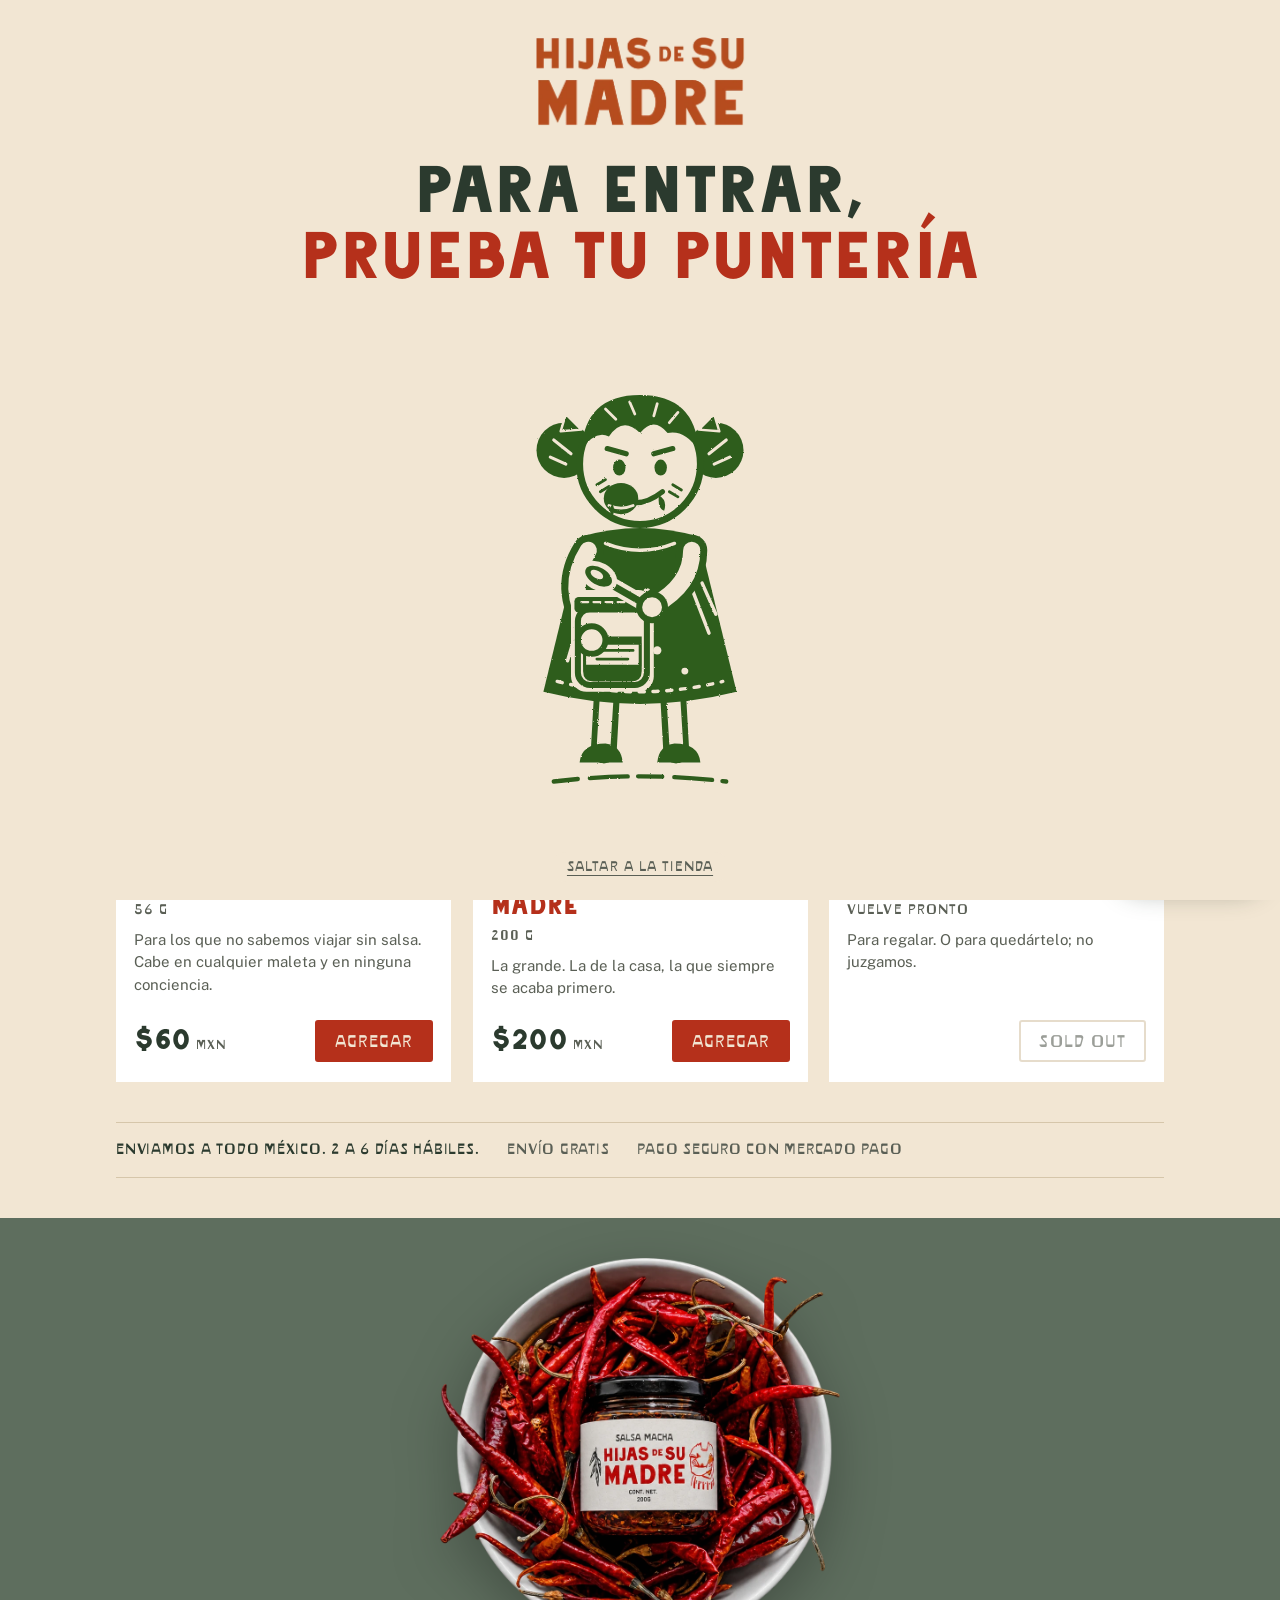
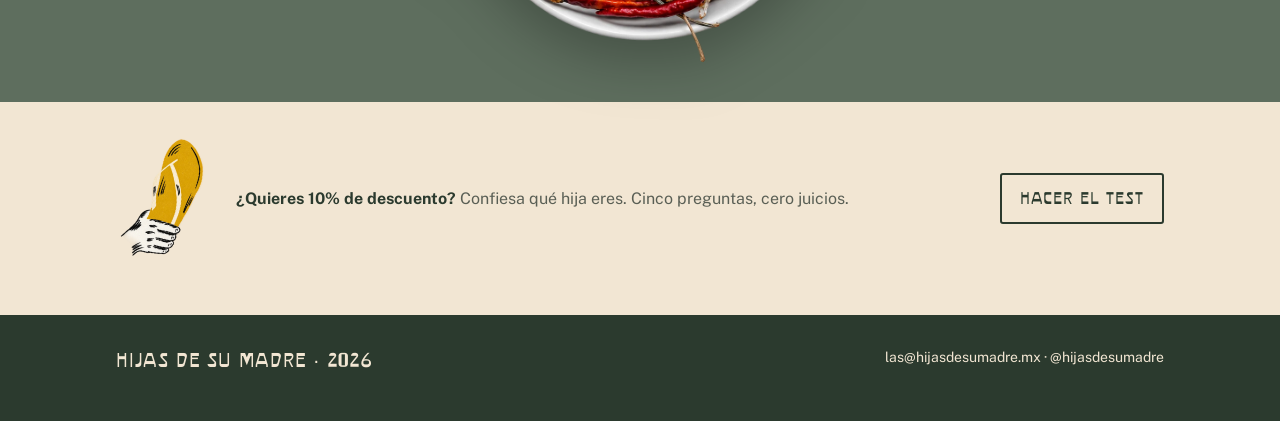
<file: index.html>
<!doctype html>
<html lang="es">
<head>
<meta charset="utf-8">
<meta name="viewport" content="width=device-width, initial-scale=1, viewport-fit=cover">
<title>Hijas de Su Madre | Salsa macha</title>
<meta name="description" content="Salsa macha artesanal hecha con 100% aceite de oliva. Pica rico, no te hace llorar. Envíos a todo México.">
<meta property="og:title" content="Hijas de Su Madre | Salsa macha">
<meta property="og:description" content="Salsa macha artesanal hecha con 100% aceite de oliva. Envíos a todo México.">
<meta property="og:image" content="https://hijasdesumadre.github.io/img/og.jpg">
<meta property="og:url" content="https://hijasdesumadre.github.io/">
<meta property="og:type" content="website">
<link rel="icon" href="favicon.png" type="image/png">
<link rel="stylesheet" href="https://fonts.googleapis.com/css2?family=Public+Sans:wght@400;600;700&family=Caveat+Brush&display=swap">
<link rel="stylesheet" href="styles.css">
<link rel="stylesheet" href="entrada.css">
<script>
  (function () {
    var visto = false; try { visto = sessionStorage.getItem("hdsm-entrada") === "1"; } catch (e) {}
    var quieto = window.matchMedia && matchMedia("(prefers-reduced-motion: reduce)").matches;
    document.documentElement.classList.add(visto || quieto ? "sin-entrada" : "con-entrada");
  })();
</script>
<script src="config.js"></script>

</head>
<body data-page="tienda">
<div class="entrada" id="entrada" role="dialog" aria-label="Entrada a la tienda">
    <div class="entrada-cabeza">
      <img class="entrada-logo" src="img/logo-texto.webp" alt="Hijas de Su Madre" width="425" height="183">
      <h1 class="entrada-titulo">Para entrar, <span>prueba tu puntería</span></h1>
    </div>
  <div class="nina" aria-hidden="true"></div>
  <div class="mama" aria-hidden="true"></div>
  <button class="entrada-saltar" type="button">Saltar a la tienda</button>
</div>
<header class="site-header" id="site-header"></header>

<main>
  <section class="wrap intro">
    <h1>Todos conocemos a una madre con hijas traviesas, canijas y mustias</h1>
    <a class="sub" href="que-hija-eres.html">¿Qué hija eres tú?</a>
    <p id="lema"></p>
  </section>

  <section class="wrap grid" id="productos" aria-label="Productos"></section>

  <div class="wrap"><div class="strip" id="strip"></div></div>

  <section class="banda" aria-hidden="true">
    <div class="wrap"><img src="img/bowl.webp" alt="" width="899" height="931"></div>
  </section>

  <section class="wrap hook">
    <img class="mano" src="img/mano-chancla.webp" alt="" width="387" height="411">
    <p><b>¿Quieres <span id="hook-pct">10%</span> de descuento?</b> Confiesa qué hija eres. Cinco preguntas, cero juicios.</p>
    <a class="btn ghost" href="que-hija-eres.html">Hacer el test</a>
  </section>
</main>

<footer class="site-footer" id="site-footer"></footer>

<script src="site.js"></script>
<script src="entrada.js"></script>
<script src="carrito.js"></script>
</body>
</html>
</file>
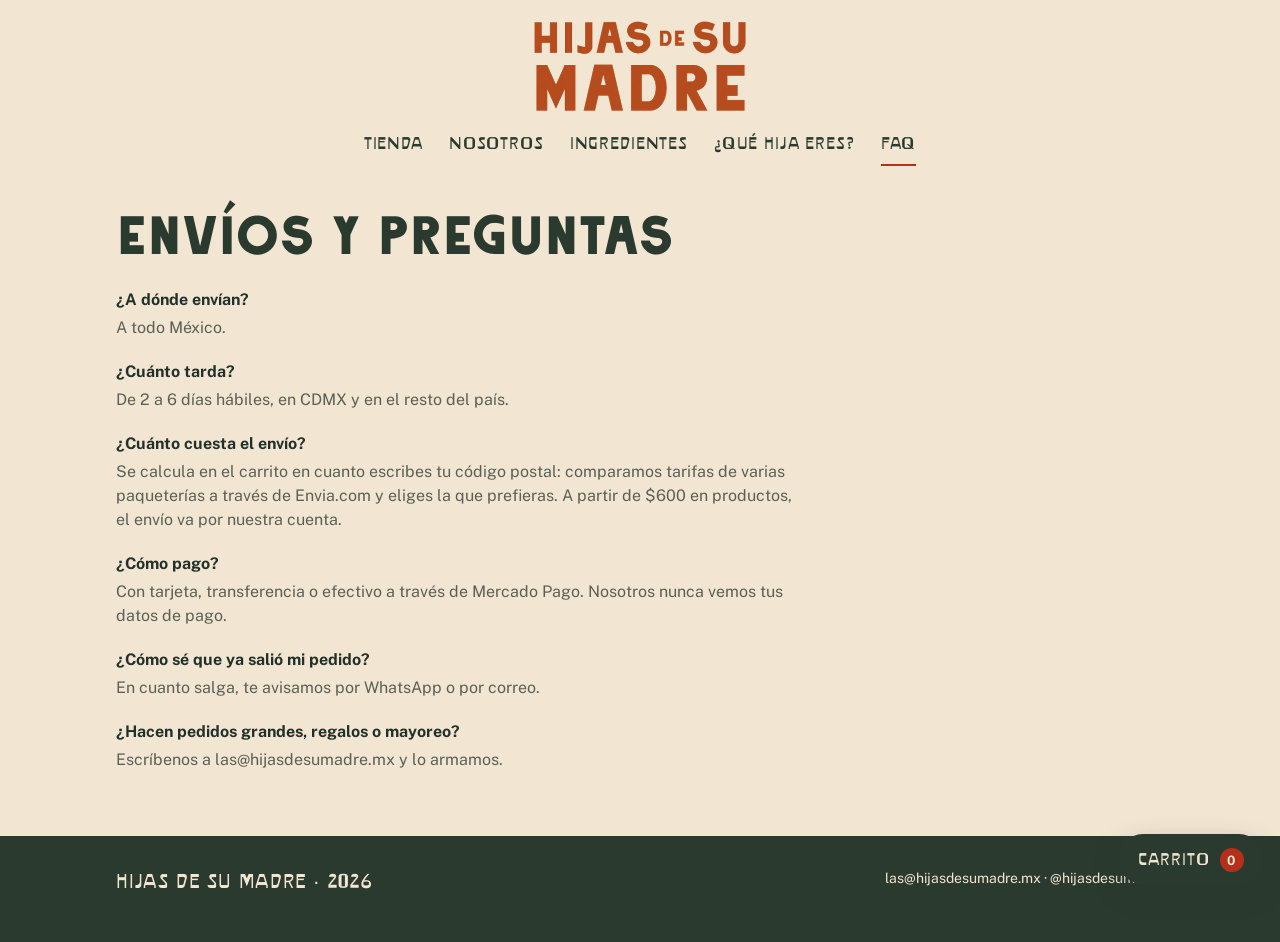
<file: envios.html>
<!doctype html>
<html lang="es">
<head>
<meta charset="utf-8">
<meta name="viewport" content="width=device-width, initial-scale=1, viewport-fit=cover">
<title>FAQ | Hijas de Su Madre</title>
<link rel="stylesheet" href="https://fonts.googleapis.com/css2?family=Public+Sans:wght@400;600;700&family=Caveat+Brush&display=swap">
<link rel="icon" href="favicon.png" type="image/png">
<link rel="stylesheet" href="styles.css">
<script src="config.js"></script>
</head>
<body data-page="envios">
<header class="site-header" id="site-header"></header>
<main class="wrap page">
  <div class="text">
  <h1>Envíos y preguntas</h1>
  <dl class="faq">
    <dt>¿A dónde envían?</dt>
    <dd>A todo México.</dd>
    <dt>¿Cuánto tarda?</dt>
    <dd>De 2 a 6 días hábiles, en CDMX y en el resto del país.</dd>
    <dt>¿Cuánto cuesta el envío?</dt>
    <dd>Se calcula en el carrito en cuanto escribes tu código postal: comparamos tarifas de varias paqueterías a través de Envia.com y eliges la que prefieras. A partir de $600 en productos, el envío va por nuestra cuenta.</dd>
    <dt>¿Cómo pago?</dt>
    <dd>Con tarjeta, transferencia o efectivo a través de Mercado Pago. Nosotros nunca vemos tus datos de pago.</dd>
    <dt>¿Cómo sé que ya salió mi pedido?</dt>
    <dd>En cuanto salga, te avisamos por WhatsApp o por correo.</dd>
    <dt>¿Hacen pedidos grandes, regalos o mayoreo?</dt>
    <dd>Escríbenos a las@hijasdesumadre.mx y lo armamos.</dd>
  </dl>
  </div>
</main>
<footer class="site-footer" id="site-footer"></footer>
<script src="site.js"></script>
<script src="carrito.js"></script>
</body>
</html>
</file>
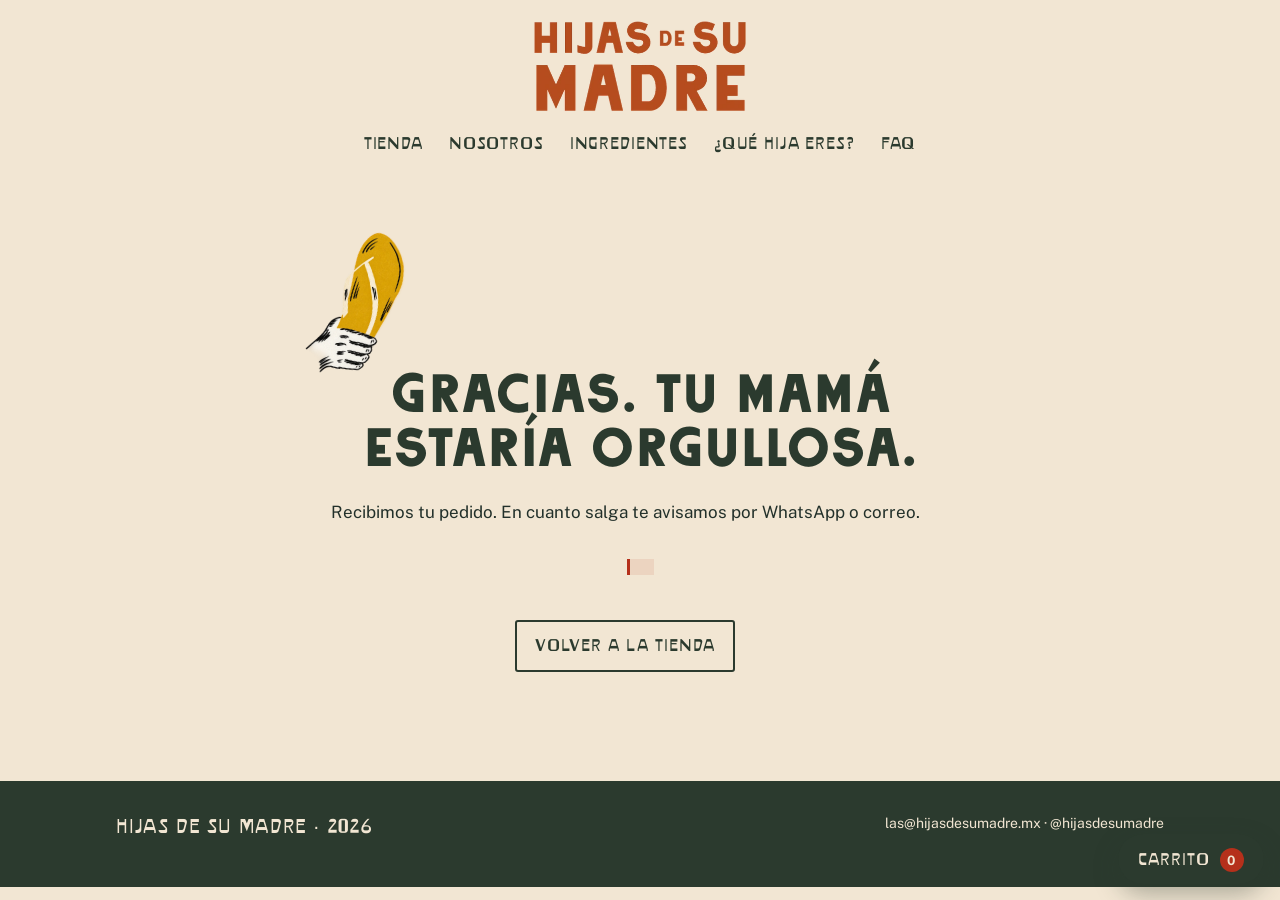
<file: gracias.html>
<!doctype html>
<html lang="es">
<head>
<meta charset="utf-8">
<meta name="viewport" content="width=device-width, initial-scale=1, viewport-fit=cover">
<title>Gracias | Hijas de Su Madre</title>
<link rel="stylesheet" href="https://fonts.googleapis.com/css2?family=Public+Sans:wght@400;600;700&family=Caveat+Brush&display=swap">
<link rel="icon" href="favicon.png" type="image/png">
<link rel="stylesheet" href="styles.css">
<script src="config.js"></script>
</head>
<body data-page="gracias">
<header class="site-header" id="site-header"></header>
<main class="wrap page">
  <div class="text estado" id="estado">
    <img class="mano" src="img/mano-chancla.webp" alt="" width="387" height="411" style="width:110px;height:auto;transform:rotate(-8deg)">
    <h1 id="g-titulo">Gracias. Tu mamá estaría orgullosa.</h1>
    <p id="g-texto">Recibimos tu pedido. En cuanto salga te avisamos por WhatsApp o correo.</p>
    <p class="todo" id="g-ref" hidden></p>
    <p><a class="btn ghost" href="index.html">Volver a la tienda</a></p>
  </div>
</main>
<script>
(function () {
  var q = new URLSearchParams(location.search);
  var st = q.get("status") || q.get("collection_status") || "";
  var ref = q.get("external_reference") || "";
  var pid = q.get("payment_id") || q.get("collection_id") || "";
  var t = document.getElementById("g-titulo"), x = document.getElementById("g-texto"), r = document.getElementById("g-ref");
  if (st === "pending" || st === "in_process") {
    t.textContent = "Tu pago está en proceso.";
    x.textContent = "Si pagaste en OXXO o por transferencia, en cuanto se acredite empezamos a preparar tu pedido. Mercado Pago te avisa por correo.";
  }
  if (ref || pid) { r.textContent = "Pedido " + (ref || "") + (pid ? " · Pago " + pid : "") + ". Guarda este número por cualquier cosa."; r.hidden = false; }
  if (st === "approved" || st === "pending" || st === "in_process") { try { if (window.HDSMCart) window.HDSMCart.clear(); } catch (e) {} }
})();
</script>
<footer class="site-footer" id="site-footer"></footer>
<script src="site.js"></script>
<script src="carrito.js"></script>
</body>
</html>
</file>
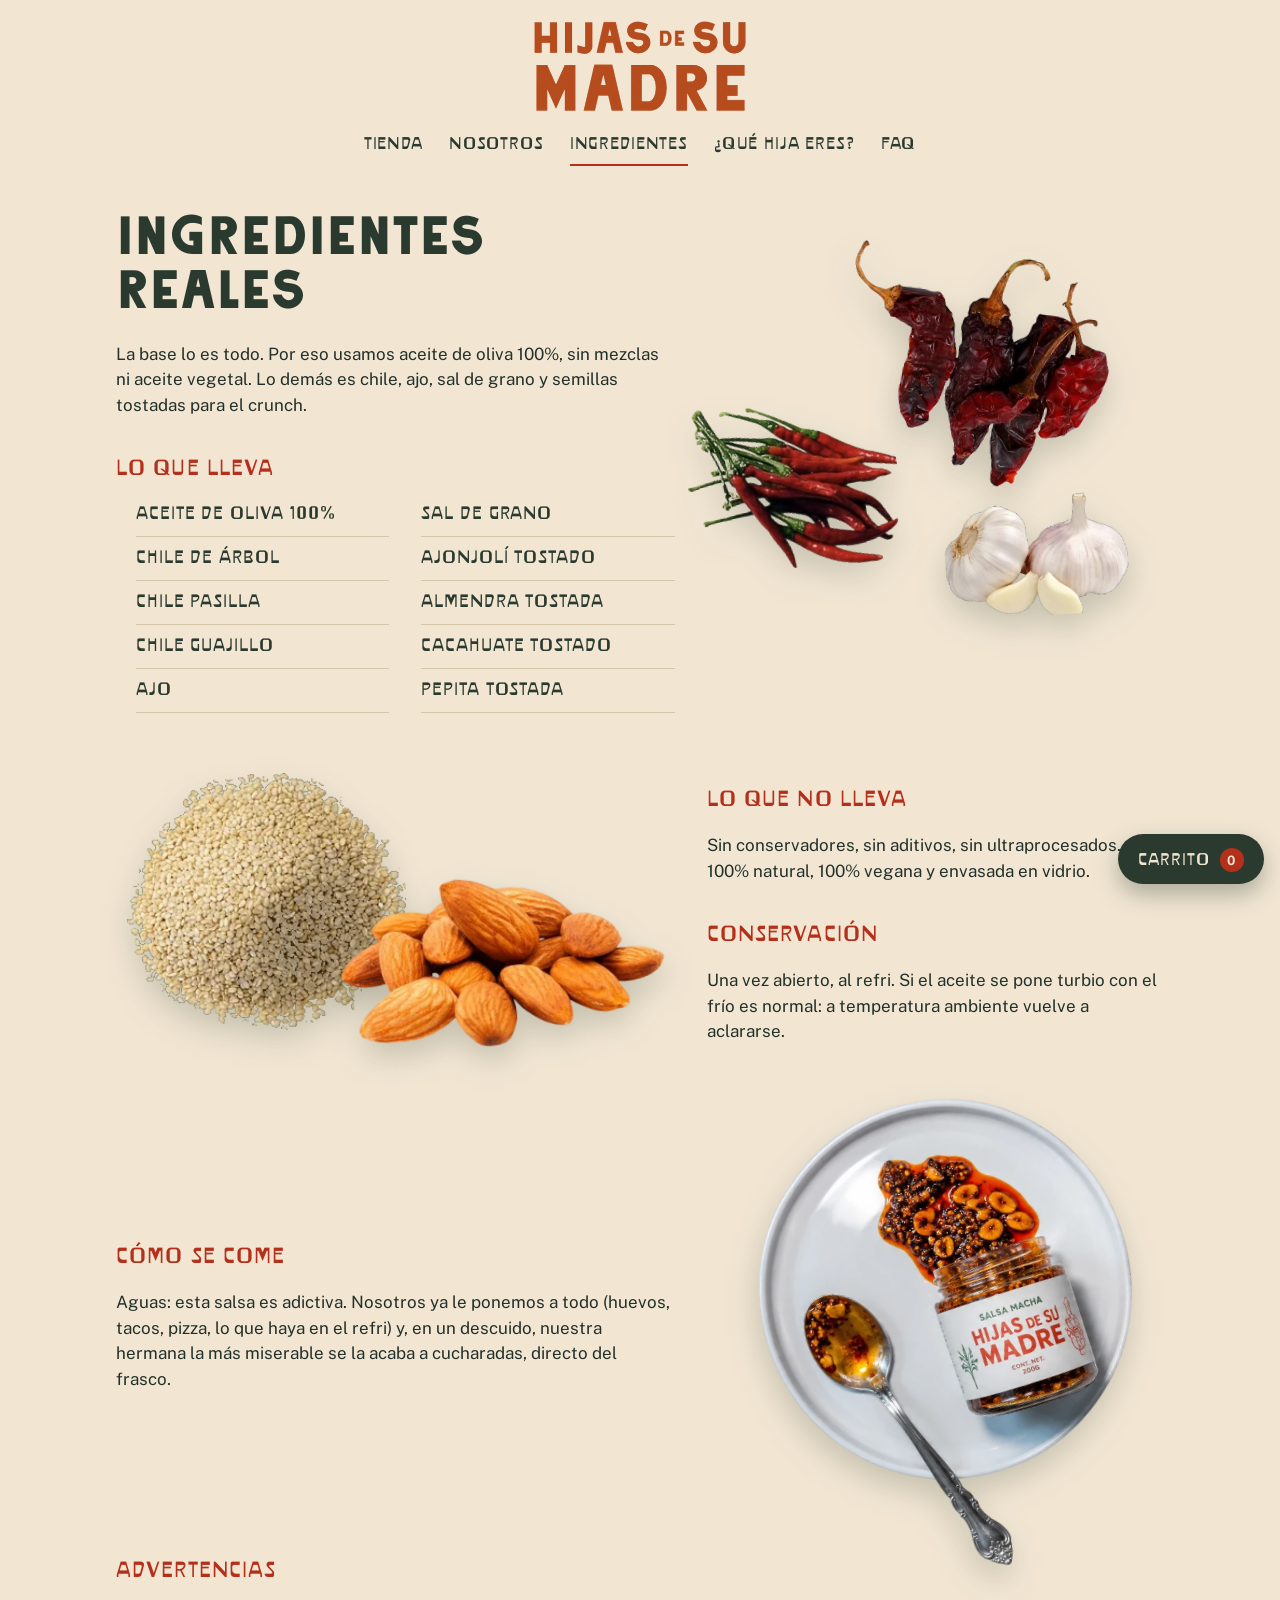
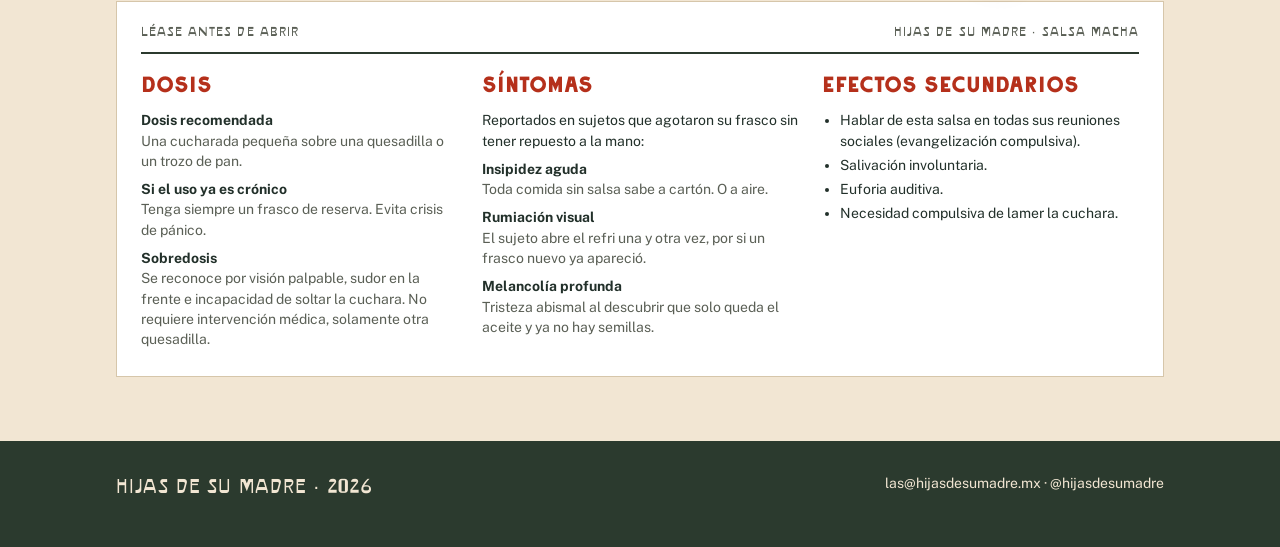
<file: ingredientes.html>
<!doctype html>
<html lang="es">
<head>
<meta charset="utf-8">
<meta name="viewport" content="width=device-width, initial-scale=1, viewport-fit=cover">
<title>Ingredientes | Hijas de Su Madre</title>
<link rel="stylesheet" href="https://fonts.googleapis.com/css2?family=Public+Sans:wght@400;600;700&family=Caveat+Brush&display=swap">
<link rel="icon" href="favicon.png" type="image/png">
<link rel="stylesheet" href="styles.css">
<script src="config.js"></script>
</head>
<body data-page="ingredientes">
<header class="site-header" id="site-header"></header>
<main class="wrap page ing">
  <div class="dos ing-sec">
    <div class="text">
      <h1>Ingredientes reales</h1>
      <p>La base lo es todo. Por eso usamos aceite de oliva 100%, sin mezclas ni aceite vegetal. Lo demás es chile, ajo, sal de grano y semillas tostadas para el crunch.</p>
      <h2>Lo que lleva</h2>
      <ul class="ingredientes-lista">
        <li>Aceite de oliva 100%</li>
        <li>Chile de árbol</li>
        <li>Chile pasilla</li>
        <li>Chile guajillo</li>
        <li>Ajo</li>
        <li>Sal de grano</li>
        <li>Ajonjolí tostado</li>
        <li>Almendra tostada</li>
        <li>Cacahuate tostado</li>
        <li>Pepita tostada</li>
      </ul>
    </div>
    <div class="cluster c-a" aria-hidden="true">
      <img class="f1" src="img/ing/chiles-secos.webp" alt="">
      <img class="f2" src="img/ing/chiles-frescos.webp" alt="">
      <img class="f3" src="img/ing/ajo.webp" alt="">
    </div>
  </div>

  <div class="dos ing-sec rev">
    <div class="cluster c-b" aria-hidden="true">
      <img class="f1" src="img/ing/ajonjoli.webp" alt="">
      <img class="f2" src="img/ing/almendras.webp" alt="">
    </div>
    <div class="text">
      <h2>Lo que no lleva</h2>
      <p>Sin conservadores, sin aditivos, sin ultraprocesados. 100% natural, 100% vegana y envasada en vidrio.</p>
      <h2>Conservación</h2>
      <p>Una vez abierto, al refri. Si el aceite se pone turbio con el frío es normal: a temperatura ambiente vuelve a aclararse.</p>
    </div>
  </div>

  <div class="dos ing-sec">
    <div class="text">
      <h2>Cómo se come</h2>
      <p>Aguas: esta salsa es adictiva. Nosotros ya le ponemos a todo (huevos, tacos, pizza, lo que haya en el refri) y, en un descuido, nuestra hermana la más miserable se la acaba a cucharadas, directo del frasco.</p>
    </div>
    <div class="cluster c-c" aria-hidden="true">
      <img class="f1" src="img/ing/plato.webp" alt="">
    </div>
  </div>

  <h2 class="adv-title">Advertencias</h2>
  <div id="advertencias"></div>
</main>
<footer class="site-footer" id="site-footer"></footer>
<script src="site.js"></script>
<script src="carrito.js"></script>
</body>
</html>
</file>
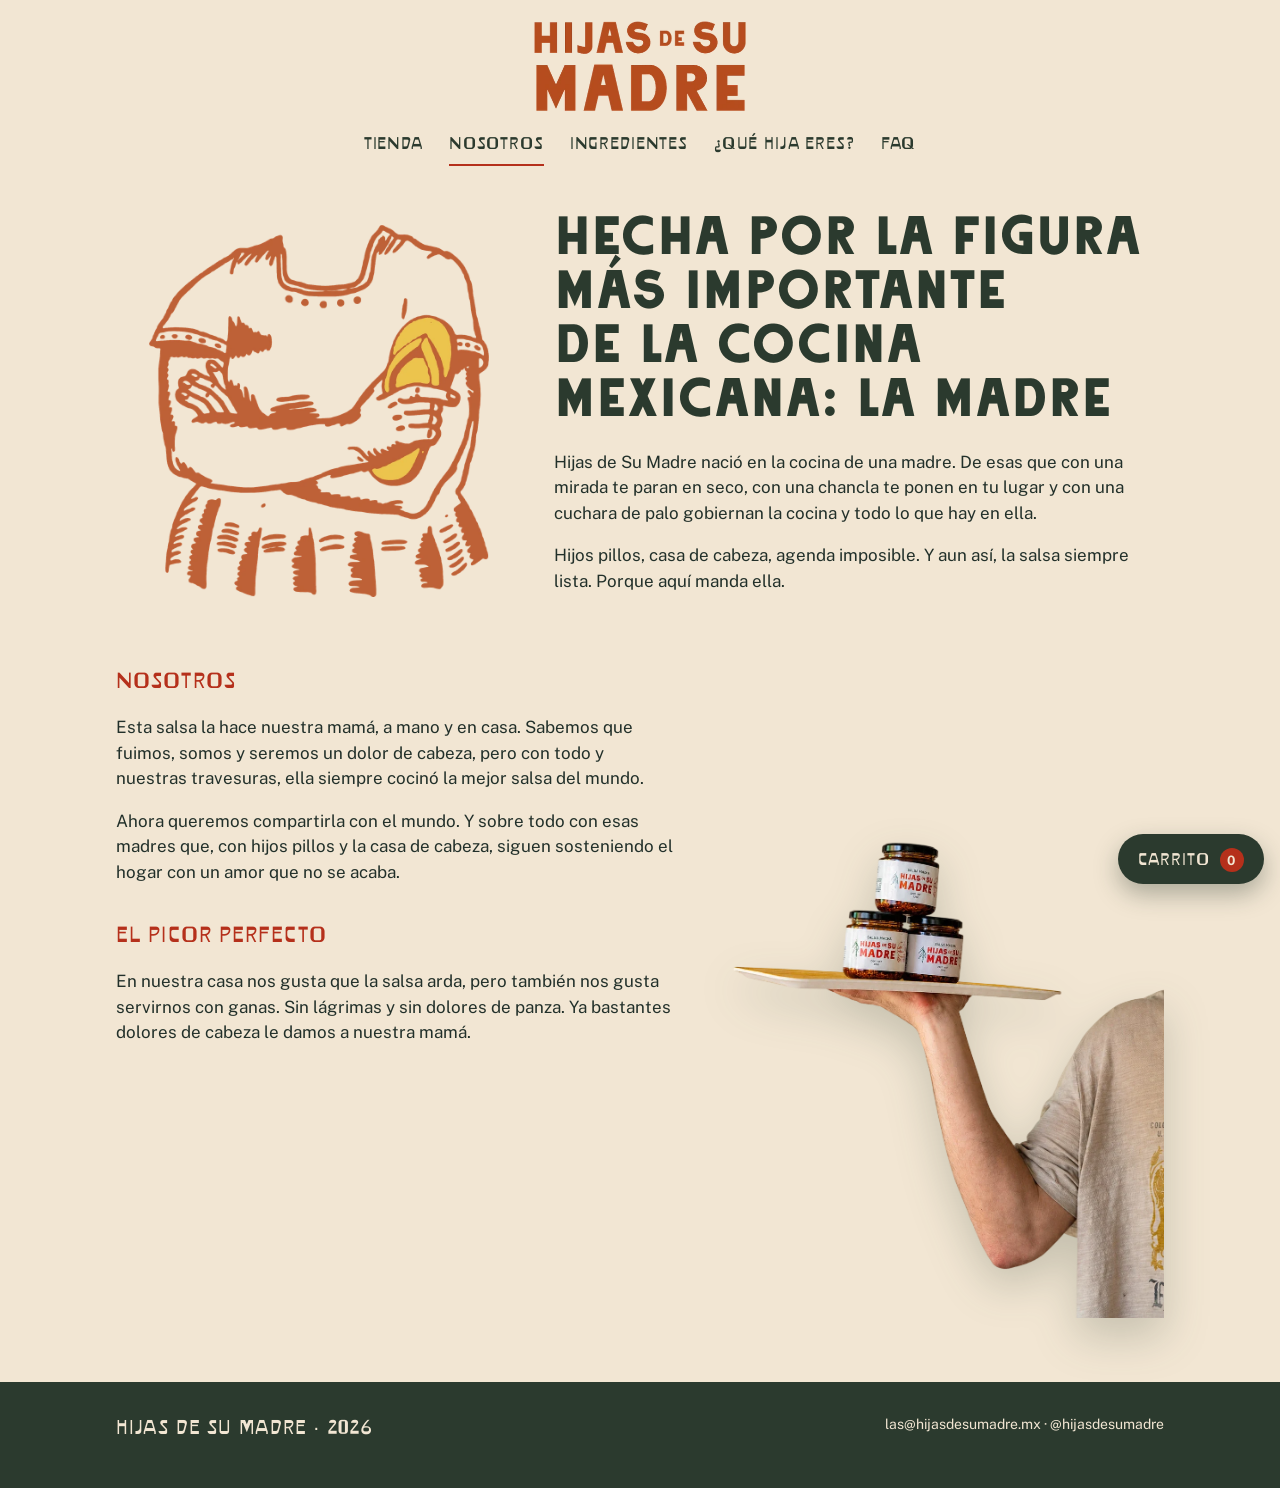
<file: nosotras.html>
<!doctype html>
<html lang="es">
<head>
<meta charset="utf-8">
<meta name="viewport" content="width=device-width, initial-scale=1, viewport-fit=cover">
<title>Nosotros | Hijas de Su Madre</title>
<link rel="stylesheet" href="https://fonts.googleapis.com/css2?family=Public+Sans:wght@400;600;700&family=Caveat+Brush&display=swap">
<link rel="icon" href="favicon.png" type="image/png">
<link rel="stylesheet" href="styles.css">
<script src="config.js"></script>
</head>
<body data-page="nosotras">
<header class="site-header" id="site-header"></header>
<main class="wrap page">
  <div class="nosotros-hero">
    <img src="img/ilus-chancla.webp" alt="Ilustración de una madre de brazos cruzados con una chancla en la mano" width="397" height="435">
    <div class="text">
      <h1>Hecha por la figura más importante de la cocina mexicana: la madre</h1>
      <p>Hijas de Su Madre nació en la cocina de una madre. De esas que con una mirada te paran en seco, con una chancla te ponen en tu lugar y con una cuchara de palo gobiernan la cocina y todo lo que hay en ella.</p>
      <p>Hijos pillos, casa de cabeza, agenda imposible. Y aun así, la salsa siempre lista. Porque aquí manda ella.</p>
    </div>
  </div>
  <div class="dos">
    <div class="text">
      <h2>Nosotros</h2>
      <p>Esta salsa la hace nuestra mamá, a mano y en casa. Sabemos que fuimos, somos y seremos un dolor de cabeza, pero con todo y nuestras travesuras, ella siempre cocinó la mejor salsa del mundo.</p>
      <p>Ahora queremos compartirla con el mundo. Y sobre todo con esas madres que, con hijos pillos y la casa de cabeza, siguen sosteniendo el hogar con un amor que no se acaba.</p>
      <h2>El picor perfecto</h2>
      <p>En nuestra casa nos gusta que la salsa arda, pero también nos gusta servirnos con ganas. Sin lágrimas y sin dolores de panza. Ya bastantes dolores de cabeza le damos a nuestra mamá.</p>
    </div>
    <div style="display:grid">
      <img class="charola" src="img/charola.webp" alt="Tres frascos de Hijas de Su Madre en una charola" width="1023" height="1537">
    </div>
  </div>
</main>
<footer class="site-footer" id="site-footer"></footer>
<script src="site.js"></script>
<script src="carrito.js"></script>
</body>
</html>
</file>
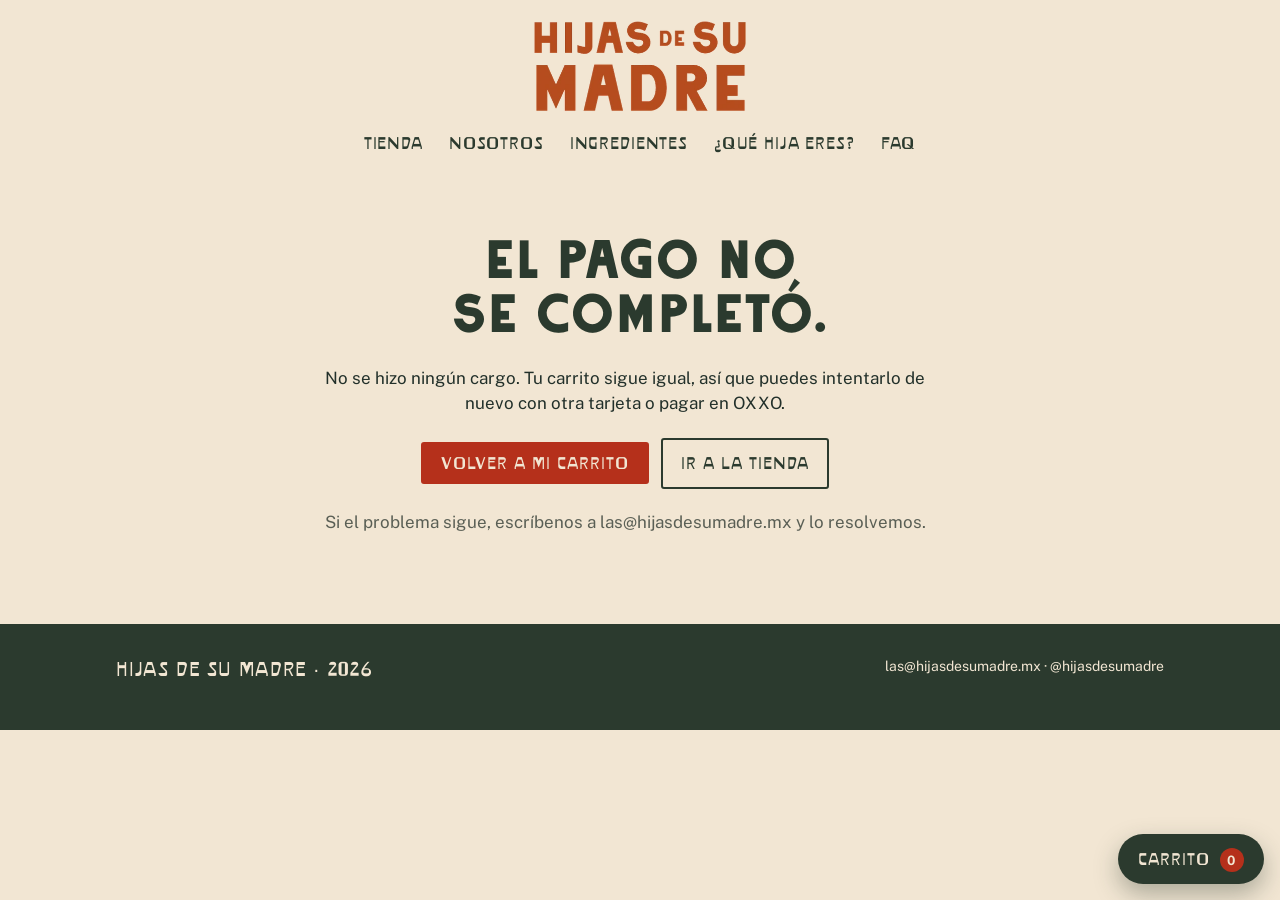
<file: pago-fallido.html>
<!doctype html>
<html lang="es">
<head>
<meta charset="utf-8">
<meta name="viewport" content="width=device-width, initial-scale=1, viewport-fit=cover">
<title>Pago no completado | Hijas de Su Madre</title>
<link rel="stylesheet" href="https://fonts.googleapis.com/css2?family=Public+Sans:wght@400;600;700&family=Caveat+Brush&display=swap">
<link rel="icon" href="favicon.png" type="image/png">
<link rel="stylesheet" href="styles.css">
<script src="config.js"></script>
</head>
<body data-page="fallido">
<header class="site-header" id="site-header"></header>
<main class="wrap page">
  <div class="text estado">
    <h1>El pago no se completó.</h1>
    <p>No se hizo ningún cargo. Tu carrito sigue igual, así que puedes intentarlo de nuevo con otra tarjeta o pagar en OXXO.</p>
    <p><button class="btn" type="button" onclick="HDSMCart.open()">Volver a mi carrito</button> <a class="btn ghost" href="index.html">Ir a la tienda</a></p>
    <p class="cart-fine">Si el problema sigue, escríbenos a las@hijasdesumadre.mx y lo resolvemos.</p>
  </div>
</main>
<footer class="site-footer" id="site-footer"></footer>
<script src="site.js"></script>
<script src="carrito.js"></script>
</body>
</html>
</file>
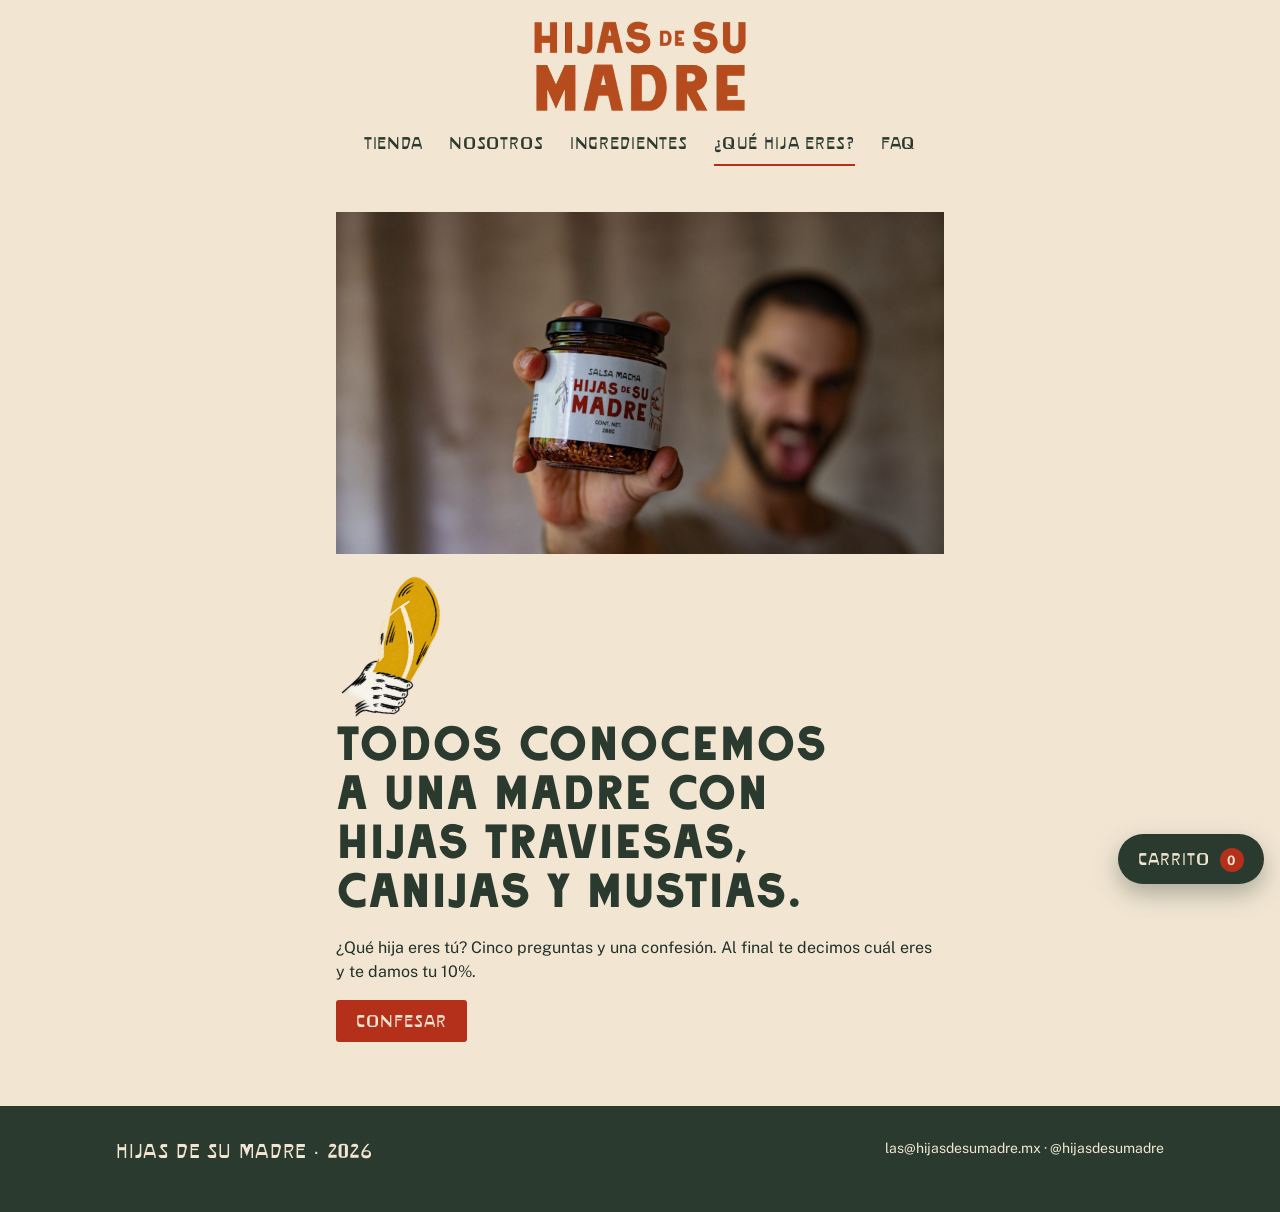
<file: que-hija-eres.html>
<!doctype html>
<html lang="es">
<head>
<meta charset="utf-8">
<meta name="viewport" content="width=device-width, initial-scale=1, viewport-fit=cover">
<title>¿Qué hija eres? | Hijas de Su Madre</title>
<link rel="stylesheet" href="https://fonts.googleapis.com/css2?family=Public+Sans:wght@400;600;700&family=Caveat+Brush&display=swap">
<link rel="icon" href="favicon.png" type="image/png">
<link rel="stylesheet" href="styles.css">
<script src="config.js"></script>
</head>
<body data-page="test">
<header class="site-header" id="site-header"></header>
<main class="wrap quiz-wrap">
  <div id="quiz-intro">
    <img class="intro-img" src="img/hombre.jpg" alt="Una de las hijas enseñando el frasco a la cámara" width="1600" height="1075">
    <img class="mano" src="img/mano-chancla.webp" alt="" width="387" height="411">
    <h1>Todos conocemos a una madre con hijas traviesas, canijas y mustias.</h1>
    <p>¿Qué hija eres tú? Cinco preguntas y una confesión. Al final te decimos cuál eres y te damos tu 10%.</p>
    <button class="btn" type="button" id="start">Confesar</button>
  </div>
  <div id="quiz" class="quiz" hidden></div>
</main>
<footer class="site-footer" id="site-footer"></footer>
<script src="site.js"></script>
<script src="carrito.js"></script>
</body>
</html>
</file>
<file: styles.css>
/* Layout: cartel sobre crema. Entrada centrada en Kaxes, banda verde con el tazón
   de chiles, tienda en tres tarjetas blancas. Identidad fija (un solo tema): la
   tienda se ve igual para todo el mundo, como el empaque. */
@font-face { font-family: "Kaxes"; src: url("fonts/Kaxes.woff") format("woff"); font-weight: 400; font-display: swap; }
@font-face { font-family: "Mesaca"; src: url("fonts/Mesaca.woff") format("woff"); font-weight: 400; font-display: swap; }

:root {
  --crema: #F2E6D3;
  --crema-2: #E8DAC3;
  --linea: #D6C6AA;
  --blanco: #FFFFFF;
  --verde: #5E6E5E;
  --verde-oscuro: #2B3A2E;
  --tinta: #22302A;
  --gris: #5A5F55;
  --rojo: #B5301B;
  --rojo-2: #9E2914;
  --display: "Kaxes", "Arial Black", Impact, sans-serif;
  --label: "Mesaca", "Arial Narrow", sans-serif;
  --body: "Public Sans", system-ui, -apple-system, "Segoe UI", sans-serif;
  --marker: "Caveat Brush", "Comic Sans MS", cursive;   /* provisional: cambiar por la tipografía de marcador de la marca */
  color-scheme: light;
}

* { box-sizing: border-box; }
body {
  margin: 0;
  background: var(--crema);
  color: var(--tinta);
  font-family: var(--body);
  font-size: 16px;
  line-height: 1.5;
  -webkit-font-smoothing: antialiased;
}
body::before { content: ""; position: fixed; inset: 0 0 auto; height: env(safe-area-inset-top, 0px); z-index: 10; background: var(--crema); }
img { max-width: 100%; display: block; }
a { color: inherit; }
:focus-visible { outline: 3px solid var(--rojo); outline-offset: 2px; }

.wrap {
  max-width: 1080px;
  margin: 0 auto;
  padding-left: max(16px, env(safe-area-inset-left, 0px));
  padding-right: max(16px, env(safe-area-inset-right, 0px));
}

/* Las dos tipografías de marca no tienen minúsculas: todo lo que las use va en mayúsculas */
.display, .label { text-transform: uppercase; }

/* ---------- Header ---------- */
.site-header {
  position: sticky;
  top: env(safe-area-inset-top, 0px);
  z-index: 5;
  background: var(--crema);
}
.site-header .wrap {
  position: relative;
  display: flex;
  flex-direction: column;
  align-items: center;
  gap: 14px;
  padding-block: 20px 10px;
}
.logo {
  display: flex;
  flex-direction: column;
  align-items: center;
  gap: 2px;
  text-decoration: none;
  color: var(--rojo);
}
.logo .logo-img { height: 92px; width: auto; }
.logo .logo-txt {
  font-family: var(--label);
  font-size: 20px;
  letter-spacing: 0.06em;
  text-transform: uppercase;
  line-height: 1;
  white-space: nowrap;
}
.nav { display: flex; gap: 26px; flex-wrap: wrap; justify-content: center; }
.nav a {
  font-family: var(--label);
  text-decoration: none;
  font-size: 17px;
  letter-spacing: 0.05em;
  text-transform: uppercase;
  color: var(--verde-oscuro);
  padding: 6px 0;
  border-bottom: 2px solid transparent;
}
.nav a:hover, .nav a[aria-current="page"] { border-bottom-color: var(--rojo); }
.nav-toggle {
  position: absolute;
  right: max(16px, env(safe-area-inset-right, 0px));
  top: 22px;
  display: none;
  background: none;
  border: 2px solid var(--verde-oscuro);
  color: var(--verde-oscuro);
  font-family: var(--label);
  font-size: 15px;
  text-transform: uppercase;
  letter-spacing: 0.06em;
  padding: 7px 12px 5px;
  border-radius: 3px;
  cursor: pointer;
}
@media (max-width: 760px) {
  .site-header .wrap { gap: 0; }
  .logo .logo-img { height: 54px; }
  .logo .logo-txt { font-size: 17px; }
  .nav-toggle { display: inline-block; }
  .nav {
    display: none;
    position: absolute;
    left: 0; right: 0;
    top: 100%;
    background: var(--crema);
    border-top: 1px solid var(--linea);
    border-bottom: 1px solid var(--linea);
    flex-direction: column;
    gap: 0;
    padding: 6px max(16px, env(safe-area-inset-left, 0px)) 14px;
  }
  .nav.open { display: flex; }
  .nav a { padding: 12px 0; border-bottom: 1px solid var(--linea); font-size: 19px; }
  .nav a:last-child { border-bottom: none; }
}

/* ---------- Entrada ---------- */
.intro {
  text-align: center;
  padding-block: 26px 8px;
  display: flex;
  flex-direction: column;
  align-items: center;
  gap: 10px;
}
.intro h1 {
  font-family: var(--display);
  font-weight: 400;
  font-size: clamp(30px, 5.6vw, 60px);
  line-height: 1.02;
  letter-spacing: 0.01em;
  text-transform: uppercase;
  color: var(--verde-oscuro);
  margin: 0;
  text-wrap: balance;
  max-width: 24ch;
}
.intro .sub {
  margin: 0;
  font-family: var(--marker);
  font-size: clamp(28px, 3.8vw, 38px);
  color: var(--rojo);
  text-decoration: none;
  line-height: 1.1;
  transform: rotate(-2deg);
}
.intro .sub:hover { color: var(--rojo); }
.intro p { margin: 0; color: var(--gris); font-size: 16px; }

.banda {
  background: var(--verde);
  padding-block: 40px;
  margin-top: 40px;
}
.banda .wrap { display: flex; justify-content: center; }
.banda img {
  width: min(60vw, 400px);
  height: auto;
  filter: drop-shadow(0 18px 28px rgba(0,0,0,0.28));
}

/* ---------- Tienda ---------- */
.grid {
  display: grid;
  grid-template-columns: repeat(3, minmax(0, 1fr));
  gap: 22px;
  padding-block: 36px 40px;
}
@media (max-width: 860px) { .grid { grid-template-columns: repeat(2, minmax(0, 1fr)); } }
@media (max-width: 560px) { .grid { grid-template-columns: 1fr; } }

.product {
  background: var(--crema-2);
  display: flex;
  flex-direction: column;
  min-width: 0;
  container-type: inline-size;
}
.product-media {
  aspect-ratio: 1 / 1;
  max-width: 100%;
  display: flex;
  align-items: flex-end;
  justify-content: center;
  overflow: hidden;
  padding: 12cqw 14px 10cqw;
}
.product-media img {
  width: auto;
  height: calc(76cqw * var(--escala, 1));
  max-width: 88%;
  object-fit: contain;
  filter: drop-shadow(0 14px 16px rgba(43, 58, 46, 0.22));
}
.product-media .ph {
  font-family: var(--display);
  font-size: 40px;
  text-transform: uppercase;
  color: var(--linea);
  align-self: center;
  text-align: center;
  line-height: 1;
}
.product-body {
  padding: 18px 18px 20px;
  display: flex;
  flex-direction: column;
  gap: 6px;
  flex: 1;
  background: var(--blanco);
}
.product h2 {
  font-family: var(--display);
  font-weight: 400;
  font-size: 26px;
  line-height: 1;
  text-transform: uppercase;
  color: var(--rojo);
  margin: 0;
}
.product .size {
  font-family: var(--label);
  font-size: 14px;
  color: var(--gris);
  text-transform: uppercase;
  letter-spacing: 0.08em;
}
.product .desc { margin: 2px 0 0; color: var(--gris); font-size: 15px; }
.product .row {
  margin-top: auto;
  padding-top: 14px;
  display: flex;
  align-items: center;
  justify-content: space-between;
  gap: 12px;
}
.price {
  font-family: var(--display);
  font-size: 28px;
  line-height: 1;
  color: var(--verde-oscuro);
  font-variant-numeric: tabular-nums;
}
.price small { font-family: var(--label); font-size: 13px; color: var(--gris); margin-left: 5px; letter-spacing: 0.06em; }

.btn {
  display: inline-flex;
  align-items: center;
  justify-content: center;
  gap: 8px;
  background: var(--rojo);
  color: var(--crema);
  border: 2px solid var(--rojo);
  text-decoration: none;
  font-family: var(--label);
  font-size: 17px;
  text-transform: uppercase;
  letter-spacing: 0.06em;
  padding: 12px 18px 10px;
  border-radius: 3px;
  cursor: pointer;
  white-space: nowrap;
}
.btn:hover { background: var(--rojo-2); border-color: var(--rojo-2); }
.btn.ghost { background: transparent; color: var(--verde-oscuro); border-color: var(--verde-oscuro); }
.btn.ghost:hover { background: var(--verde-oscuro); color: var(--crema); }
.btn.block { width: 100%; }
.pending {
  font-size: 12px;
  color: var(--rojo);
  margin: 0;
  padding-top: 8px;
  border-top: 1px dashed var(--linea);
}

.strip {
  border-top: 1px solid var(--linea);
  border-bottom: 1px solid var(--linea);
  padding-block: 16px;
  display: flex;
  flex-wrap: wrap;
  gap: 8px 28px;
  font-family: var(--label);
  font-size: 15px;
  letter-spacing: 0.05em;
  text-transform: uppercase;
  color: var(--gris);
}
.strip strong { color: var(--verde-oscuro); font-weight: 400; }

.hook {
  padding-block: 40px 60px;
  display: flex;
  flex-wrap: wrap;
  align-items: center;
  gap: 16px 28px;
}
.hook .mano { width: 92px; height: auto; flex: none; transform: rotate(-8deg); }
.hook p { flex: 1 1 300px; }
.hook p { margin: 0; color: var(--gris); }
.hook p b { color: var(--verde-oscuro); }

/* ---------- Páginas de texto ---------- */
.page { padding-block: 36px 64px; }
.page .text { max-width: 680px; }
.page h1 {
  font-family: var(--display);
  font-weight: 400;
  font-size: clamp(32px, 5.4vw, 54px);
  line-height: 1;
  text-transform: uppercase;
  color: var(--verde-oscuro);
  margin: 0 0 22px;
  text-wrap: balance;
  max-width: 24ch;
}
.page h2 {
  font-family: var(--label);
  font-weight: 400;
  font-size: 22px;
  letter-spacing: 0.05em;
  text-transform: uppercase;
  color: var(--rojo);
  margin: 34px 0 8px;
}
.page p, .page li { font-size: 17px; max-width: 65ch; }
.page ul { padding-left: 20px; margin: 0; }
.todo {
  display: inline-block;
  background: rgba(181, 48, 27, 0.10);
  border-left: 3px solid var(--rojo);
  padding: 8px 12px;
  color: var(--gris);
  font-size: 15px;
}
dl.faq { margin: 0; }
dl.faq dt { font-weight: 700; margin-top: 20px; }
dl.faq dd { margin: 4px 0 0; color: var(--gris); }

.foto-ancha {
  width: 100%;
  aspect-ratio: 16 / 7;
  max-width: 100%;
  object-fit: cover;
  margin-bottom: 36px;
}
.dos {
  display: grid;
  grid-template-columns: minmax(0, 1.1fr) minmax(0, 0.9fr);
  gap: 32px;
  align-items: start;
}
.dos > * { min-width: 0; }
.dos img { width: 100%; height: auto; }
@media (max-width: 720px) { .dos { grid-template-columns: 1fr; } }
.fotos {
  display: grid;
  grid-template-columns: repeat(3, minmax(0, 1fr));
  gap: 14px;
  margin-top: 16px;
}
.fotos img { width: 100%; aspect-ratio: 4 / 5; object-fit: cover; }
.fotos img.wide { grid-column: 1 / -1; aspect-ratio: 16 / 9; }
@media (max-width: 560px) { .fotos { grid-template-columns: repeat(2, minmax(0, 1fr)); } }
.ingredientes-lista { columns: 2; column-gap: 32px; list-style: none; padding: 0; }
.ingredientes-lista li {
  font-family: var(--label);
  text-transform: uppercase;
  letter-spacing: 0.05em;
  font-size: 18px;
  color: var(--verde-oscuro);
  padding: 8px 0;
  border-bottom: 1px solid var(--linea);
  break-inside: avoid;
}

/* ---------- Test ---------- */
.quiz-wrap { padding-block: 36px 64px; max-width: 640px; }
.quiz .progress { font-family: var(--label); font-size: 14px; text-transform: uppercase; letter-spacing: 0.08em; color: var(--gris); margin-bottom: 8px; }
.quiz .bar { height: 4px; background: var(--linea); margin-bottom: 28px; }
.quiz .bar i { display: block; height: 100%; background: var(--rojo); width: 0; transition: width .25s; }
.quiz-wrap h1 {
  font-family: var(--display);
  font-weight: 400;
  font-size: clamp(30px, 5.4vw, 48px);
  line-height: 1.02;
  text-transform: uppercase;
  color: var(--verde-oscuro);
  margin: 0 0 18px;
  text-wrap: balance;
}
.quiz-wrap .intro-img { width: 100%; height: auto; aspect-ratio: 16 / 9; object-fit: cover; object-position: 35% 50%; margin-bottom: 26px; }
.quiz-wrap .mano { width: 110px; height: auto; margin-bottom: 8px; transform: rotate(-8deg); }
.quiz h2.q { font-size: 24px; font-weight: 700; margin: 0 0 20px; line-height: 1.25; text-wrap: balance; color: var(--verde-oscuro); }
.options { display: grid; gap: 10px; }
.opt {
  text-align: left;
  background: var(--blanco);
  border: 1px solid var(--linea);
  color: var(--tinta);
  font: inherit;
  font-size: 16px;
  padding: 14px 16px;
  cursor: pointer;
}
.opt:hover { border-color: var(--rojo); }
.result .eyebrow { font-family: var(--label); font-size: 15px; text-transform: uppercase; letter-spacing: 0.08em; color: var(--gris); }
.result .name {
  font-family: var(--display);
  font-size: clamp(44px, 11vw, 92px);
  line-height: 0.95;
  text-transform: uppercase;
  margin: 4px 0 10px;
  color: var(--rojo);
}
.result .frase { font-size: 22px; font-weight: 700; margin: 0 0 6px; color: var(--verde-oscuro); }
.result .detalle { color: var(--gris); margin: 0 0 24px; font-size: 17px; }
.code {
  display: flex;
  align-items: center;
  justify-content: space-between;
  gap: 12px;
  background: var(--blanco);
  border: 2px dashed var(--rojo);
  padding: 14px 16px;
  margin-bottom: 20px;
}
.code b { font-family: var(--display); font-size: clamp(20px, 4.2vw, 30px); letter-spacing: 0.06em; color: var(--verde-oscuro); word-break: break-all; text-align: right; }
.code { margin-bottom: 8px; }
.result .cierre { margin: 0 0 20px; color: var(--gris); }
.result .shop { display: grid; gap: 10px; }
.result .shop a, .result .shop button { justify-content: space-between; }
.again { background: none; border: none; color: var(--gris); font: inherit; text-decoration: underline; cursor: pointer; padding: 0; margin-top: 20px; }

/* ---------- Footer ---------- */
.site-footer {
  background: var(--verde-oscuro);
  color: var(--crema);
  padding-block: 32px 44px;
  font-size: 14px;
}
.site-footer .wrap { display: flex; flex-wrap: wrap; justify-content: space-between; gap: 10px 24px; }
.site-footer .marca { font-family: var(--label); font-size: 20px; text-transform: uppercase; letter-spacing: 0.04em; }
.site-footer a { text-decoration: none; }
.site-footer a:hover { text-decoration: underline; }

@media (prefers-reduced-motion: reduce) { * { transition: none !important; } }

/* ---------- Collage de ingredientes ---------- */
.collage {
  background: var(--verde);
  padding-block: 36px 28px;
  margin-bottom: 40px;
}
.collage .wrap {
  display: flex;
  flex-wrap: wrap;
  justify-content: center;
  align-items: center;
  gap: 18px 34px;
}
.collage img { height: auto; max-width: 100%; filter: drop-shadow(0 12px 14px rgba(0,0,0,0.25)); }
.collage .c1 { width: clamp(150px, 22vw, 260px); transform: rotate(-6deg); }
.collage .c2 { width: clamp(170px, 26vw, 300px); }
.collage .c3 { width: clamp(140px, 20vw, 240px); transform: rotate(5deg); }
.collage .c4 { width: clamp(130px, 18vw, 220px); }
.collage .c5 { width: clamp(150px, 22vw, 250px); transform: rotate(-4deg); }

.comer {
  display: grid;
  grid-template-columns: minmax(0, 1fr) minmax(0, 1fr);
  gap: 32px;
  align-items: center;
  margin-top: 8px;
}
.comer > * { min-width: 0; }
.comer img { width: min(100%, 460px); height: auto; justify-self: center; filter: drop-shadow(0 18px 22px rgba(43,58,46,0.22)); transform: rotate(8deg); }
@media (max-width: 720px) { .comer { grid-template-columns: 1fr; } }

/* ---------- Prospecto (advertencias) ---------- */
.adv-title { margin-top: 56px; }
.prospecto {
  background: var(--blanco);
  border: 1px solid var(--linea);
  padding: 22px 24px 26px;
  margin-top: 14px;
  font-size: 14px;
  line-height: 1.45;
  color: var(--tinta);
}
.prospecto-head {
  display: flex;
  justify-content: space-between;
  flex-wrap: wrap;
  gap: 6px 16px;
  font-family: var(--label);
  text-transform: uppercase;
  letter-spacing: 0.08em;
  font-size: 13px;
  color: var(--gris);
  border-bottom: 2px solid var(--verde-oscuro);
  padding-bottom: 10px;
  margin-bottom: 16px;
}
.prospecto-cols { display: grid; grid-template-columns: repeat(3, minmax(0, 1fr)); gap: 24px; }
.prospecto-cols > section { min-width: 0; }
@media (max-width: 760px) { .prospecto-cols { grid-template-columns: 1fr; } }
.prospecto h3 {
  font-family: var(--display);
  font-weight: 400;
  font-size: 22px;
  text-transform: uppercase;
  color: var(--rojo);
  margin: 0 0 8px;
}
.prospecto p { margin: 0 0 8px; font-size: 14px; max-width: none; }
.prospecto dl { margin: 0; }
.prospecto dt { font-weight: 700; margin-top: 8px; }
.prospecto dd { margin: 0; color: var(--gris); }
.prospecto ul { margin: 0; padding-left: 18px; }
.prospecto li { font-size: 14px; margin-bottom: 4px; }

/* ---------- Nosotros ---------- */
.nosotros-hero {
  display: grid;
  grid-template-columns: minmax(0, 0.8fr) minmax(0, 1.2fr);
  gap: 32px;
  align-items: center;
  margin-bottom: 20px;
}
.nosotros-hero > * { min-width: 0; }
.nosotros-hero img { width: min(100%, 340px); height: auto; justify-self: center; }
.charola { width: min(100%, 420px); height: auto; justify-self: center; filter: drop-shadow(0 18px 22px rgba(43,58,46,0.22)); }
@media (max-width: 720px) { .nosotros-hero { grid-template-columns: 1fr; } .nosotros-hero img { width: 220px; } }

/* ---------- Ingredientes: collage ---------- */
.ing .ing-sec { align-items: center; margin-bottom: 36px; }
.ing .ing-sec.rev > .text { order: 1; }
.ing .ing-sec.rev > .cluster { order: 2; }
@media (min-width: 721px) { .ing .ing-sec.rev > .cluster { order: 0; } }
.cluster { position: relative; min-width: 0; }
.cluster img { position: absolute; height: auto; filter: drop-shadow(0 14px 16px rgba(43,58,46,0.22)); }
.c-a { min-height: 420px; }
.c-a .f1 { width: 58%; left: 30%; top: 0; transform: rotate(6deg); }
.c-a .f2 { width: 46%; left: -4%; top: 34%; transform: rotate(-10deg); }
.c-a .f3 { width: 40%; left: 52%; top: 58%; transform: rotate(-4deg); }
.c-b { min-height: 300px; }
.c-b .f1 { width: 50%; left: 2%; top: 6%; }
.c-b .f2 { width: 58%; left: 40%; top: 40%; transform: rotate(-6deg); }
.c-c { min-height: 420px; }
.c-c .f1 { width: 82%; left: 10%; top: 0; transform: rotate(8deg); }
@media (max-width: 720px) {
  .cluster { min-height: 0 !important; display: flex; flex-wrap: wrap; align-items: center; justify-content: center; gap: 12px 24px; padding-block: 8px; }
  .cluster img { position: static !important; width: 38% !important; max-width: 200px; }
  .c-c .f1 { width: 70% !important; max-width: 320px; }
}
.btn.agotado, .btn.agotado:hover { background: transparent; color: var(--gris); border-color: var(--linea); cursor: default; }

/* ---------- Carrito ---------- */
.cart-fab {
  position: fixed;
  right: max(16px, env(safe-area-inset-right, 0px));
  bottom: calc(16px + env(safe-area-inset-bottom, 0px));
  z-index: 40;
  display: inline-flex; align-items: center; gap: 10px;
  background: var(--verde-oscuro); color: var(--crema);
  border: none; border-radius: 999px;
  font-family: var(--label); font-size: 17px; letter-spacing: 0.06em; text-transform: uppercase;
  padding: 14px 20px 12px; cursor: pointer;
  box-shadow: 0 10px 24px rgba(43,58,46,0.35);
}
.cart-badge { background: var(--rojo); color: var(--crema); font-family: var(--body); font-weight: 700; font-size: 13px; min-width: 24px; height: 24px; border-radius: 999px; display: inline-grid; place-items: center; padding: 0 6px; }
.cart-backdrop { position: fixed; inset: 0; background: rgba(34,48,42,0.45); z-index: 50; }
.cart {
  position: fixed; top: 0; right: 0; bottom: 0; z-index: 51;
  width: min(100%, 440px);
  background: var(--crema);
  display: flex; flex-direction: column;
  box-shadow: -12px 0 40px rgba(0,0,0,0.25);
  padding-top: env(safe-area-inset-top, 0px);
}
.cart-head { display: flex; align-items: center; justify-content: space-between; padding: 16px 20px 12px; border-bottom: 1px solid var(--linea); }
.cart-head h2 { margin: 0; font-family: var(--display); font-weight: 400; font-size: 28px; text-transform: uppercase; color: var(--verde-oscuro); }
.cart-close { background: none; border: none; font-size: 32px; line-height: 1; color: var(--gris); cursor: pointer; padding: 4px 8px; }
.cart-body { overflow-y: auto; padding: 16px 20px calc(24px + env(safe-area-inset-bottom, 0px)); display: flex; flex-direction: column; gap: 14px; }
.cart-empty { text-align: center; color: var(--gris); margin: 32px 0 8px; font-size: 17px; }
.cart-lines { display: flex; flex-direction: column; gap: 12px; }
.cart-line { display: grid; grid-template-columns: 56px 1fr auto auto; gap: 12px; align-items: center; }
.cart-line img { width: 56px; height: 56px; object-fit: contain; }
.cart-line i { width: 56px; height: 56px; background: var(--crema-2); display: block; }
.cart-line-info { min-width: 0; display: flex; flex-direction: column; }
.cart-line-info b { font-family: var(--label); font-weight: 400; text-transform: uppercase; letter-spacing: 0.04em; color: var(--rojo); font-size: 16px; }
.cart-line-info small { color: var(--gris); font-size: 13px; }
.cart-line-total { font-family: var(--display); font-size: 20px; color: var(--verde-oscuro); min-width: 56px; text-align: right; font-variant-numeric: tabular-nums; }
.qty { display: inline-flex; align-items: center; border: 1px solid var(--linea); background: var(--blanco); border-radius: 3px; }
.qty button { background: none; border: none; width: 30px; height: 32px; font-size: 18px; cursor: pointer; color: var(--verde-oscuro); }
.qty span { min-width: 24px; text-align: center; font-weight: 700; font-variant-numeric: tabular-nums; }
.cart-code { display: flex; gap: 8px; }
.cart-code input { flex: 1; min-width: 0; }
.cart-code .btn { padding-inline: 14px; }
.cart-msg { margin: -6px 0 0; font-size: 14px; }
.cart-msg.ok { color: var(--oliva, #6B7A2E); }
.cart-msg.err { color: var(--rojo); }
.cart-sum { border-top: 1px solid var(--linea); border-bottom: 1px solid var(--linea); padding: 10px 0; display: flex; flex-direction: column; gap: 6px; font-size: 15px; }
.cart-sum > div { display: flex; justify-content: space-between; }
.cart-sum .hint { color: var(--gris); font-size: 13px; }
.cart-sum .tot { font-family: var(--display); font-size: 22px; color: var(--verde-oscuro); padding-top: 4px; }
.cart-sum.final { border-bottom: none; margin-top: 4px; }
.cart-sum.final .tot { font-size: 26px; }
.cart-form { display: flex; flex-direction: column; gap: 10px; }
.cart-form h3 { margin: 6px 0 0; font-family: var(--label); font-weight: 400; font-size: 18px; letter-spacing: 0.05em; text-transform: uppercase; color: var(--rojo); }
.f { display: flex; flex-direction: column; gap: 4px; min-width: 0; }
.f span { font-size: 12px; text-transform: uppercase; letter-spacing: 0.06em; color: var(--gris); }
.f2 { display: grid; grid-template-columns: 1fr 1fr; gap: 10px; }
.cart input, .cart select { width: 100%; font: inherit; font-size: 16px; padding: 10px 12px; border: 1px solid var(--linea); background: var(--blanco); color: var(--tinta); border-radius: 3px; min-width: 0; }
.cart input:focus, .cart select:focus { outline: 2px solid var(--rojo); outline-offset: 1px; border-color: var(--rojo); }
.btn.pay { margin-top: 6px; font-size: 18px; padding-block: 14px 12px; white-space: normal; }
.btn:disabled { opacity: 0.6; cursor: wait; }
.cart-fine { font-size: 12px; color: var(--gris); margin: 0; text-align: center; }
body.cart-abierto { overflow: hidden; }
.cart[hidden], .cart-backdrop[hidden] { display: none !important; }
.estado { text-align: center; margin: 0 auto; padding-block: 24px; }
.estado h1 { max-width: none; }
.estado .btn { margin: 4px; }
@media (max-width: 420px) { .f2 { grid-template-columns: 1fr; } .cart-line { grid-template-columns: 48px 1fr auto; } .cart-line-total { grid-column: 2 / -1; text-align: left; } }

/* ---------- Opciones de envío ---------- */
.envio-box { display: flex; flex-direction: column; gap: 8px; }
.envio-box h3 { margin: 6px 0 0; font-family: var(--label); font-weight: 400; font-size: 18px; letter-spacing: 0.05em; text-transform: uppercase; color: var(--rojo); }
.envio-opt { display: grid; grid-template-columns: auto 1fr auto; gap: 10px; align-items: center; background: var(--blanco); border: 1px solid var(--linea); padding: 10px 12px; cursor: pointer; }
.envio-opt.sel { border-color: var(--rojo); box-shadow: inset 0 0 0 1px var(--rojo); }
.envio-opt input { margin: 0; accent-color: var(--rojo); }
.envio-info { display: flex; flex-direction: column; min-width: 0; }
.envio-info b { font-weight: 700; font-size: 15px; }
.envio-info small { color: var(--gris); font-size: 13px; }
.envio-precio { font-family: var(--display); font-size: 20px; color: var(--verde-oscuro); font-variant-numeric: tabular-nums; }

/* ---------- Ficha del producto ---------- */
button.product-media { border: 0; width: 100%; font: inherit; background: var(--crema-2); }
.ficha-link { all: unset; cursor: pointer; }
.ficha-link:hover { text-decoration: underline; text-underline-offset: 4px; }
.ficha-link:focus-visible { outline: 3px solid var(--rojo); outline-offset: 2px; }
.ficha-back { position: fixed; inset: 0; z-index: 60; background: rgba(34,48,42,0.55); display: flex; align-items: center; justify-content: center; padding: max(16px, env(safe-area-inset-top, 0px)) max(16px, env(safe-area-inset-right, 0px)) max(16px, env(safe-area-inset-bottom, 0px)) max(16px, env(safe-area-inset-left, 0px)); }
.ficha-back[hidden] { display: none !important; }
.ficha { position: relative; background: var(--crema); width: min(100%, 980px); max-height: 100%; overflow-y: auto; box-shadow: 0 24px 60px rgba(0,0,0,0.35); }
.ficha-x { position: absolute; top: 8px; right: 10px; z-index: 2; background: none; border: 0; font-size: 34px; line-height: 1; color: var(--gris); cursor: pointer; padding: 4px 10px; }
.ficha-in { display: grid; grid-template-columns: minmax(0, 0.85fr) minmax(0, 1.15fr); gap: 28px 36px; padding: 36px 36px 28px; }
.ficha-foto { display: flex; flex-direction: column; align-items: center; justify-content: space-between; gap: 28px; padding-top: 8px; }
.ficha-foto .ficha-chancla { width: 46%; max-width: 170px; height: auto; transform: rotate(-12deg); filter: none; }
.ficha-foto .ficha-tarro { width: 100%; max-width: 340px; height: auto; margin-bottom: auto; filter: drop-shadow(0 16px 20px rgba(43,58,46,0.25)); }
.ficha-txt { min-width: 0; }
.ficha-txt h2 { font-family: var(--display); font-weight: 400; font-size: clamp(30px, 4vw, 40px); line-height: 1; text-transform: uppercase; color: var(--rojo); margin: 0 0 6px; }
.ficha-tam { font-family: var(--label); text-transform: uppercase; letter-spacing: 0.08em; color: var(--gris); font-size: 15px; }
.ficha-desc { color: var(--gris); margin: 10px 0 14px; font-size: 16px; }
.ficha-buy { display: flex; align-items: center; justify-content: space-between; gap: 12px; padding-bottom: 18px; border-bottom: 1px solid var(--linea); margin-bottom: 18px; }
.tabla-wrap { overflow-x: auto; }
table.nutri { width: 100%; border-collapse: collapse; background: var(--blanco); font-size: 13.5px; font-variant-numeric: tabular-nums; }
table.nutri caption { font-weight: 700; padding: 6px; border: 1px solid var(--tinta); border-bottom: 0; background: var(--blanco); }
table.nutri th, table.nutri td { border: 1px solid var(--tinta); padding: 4px 8px; text-align: center; }
table.nutri th { font-weight: 700; font-size: 12.5px; line-height: 1.25; }
table.nutri td:first-child, table.nutri th:first-child { text-align: left; }
table.nutri tr.n1 td:first-child { padding-left: 24px; }
table.nutri tr.n1 td:first-child::before { content: "• "; }
.ficha-txt h3 { font-family: var(--label); font-weight: 400; font-size: 20px; letter-spacing: 0.05em; text-transform: uppercase; color: var(--rojo); margin: 22px 0 8px; padding-bottom: 6px; border-bottom: 1px solid var(--verde); }
.ficha-ing { font-family: var(--label); text-transform: uppercase; letter-spacing: 0.06em; color: #2E5A1C; font-size: 17px; line-height: 1.45; margin: 0; max-width: none; }
.ficha-sellos { grid-column: 1 / -1; display: grid; grid-template-columns: repeat(4, minmax(0, 1fr)); gap: 18px; justify-items: center; padding-top: 6px; }
.ficha-sellos img { width: 100%; max-width: 130px; height: auto; }
@media (max-width: 720px) {
  .ficha-back { align-items: flex-end; padding: 0; }
  .ficha { max-height: 92vh; }
  .ficha-in { grid-template-columns: 1fr; padding: 28px 18px 22px; gap: 18px; }
  .ficha-foto { flex-direction: row; justify-content: center; gap: 12px; }
  .ficha-foto .ficha-chancla { width: 70px; }
  .ficha-foto .ficha-tarro { max-width: 190px; margin-bottom: 0; }
  .ficha-sellos { grid-template-columns: repeat(4, minmax(0, 1fr)); gap: 8px; }
}

/* ---------- Cursor de chancla en todo lo que se puede picar ---------- */
a, button, label, select, summary, [role="button"], [data-ficha], [data-add], .opt, .envio-opt, input[type="radio"], input[type="checkbox"] {
  cursor: url("img/cursor-chancla.png") 3 3, pointer;
  cursor: -webkit-image-set(url("img/cursor-chancla.png") 1x, url("img/cursor-chancla@2x.png") 2x) 3 3, pointer;
  cursor: image-set(url("img/cursor-chancla.png") 1x, url("img/cursor-chancla@2x.png") 2x) 3 3, pointer;
}
button:disabled, .btn.agotado { cursor: not-allowed; }

/* Sold out */
.product-media { position: relative; }
.product.is-agotado .product-media img, .product.is-agotado .product-media .ph { opacity: .55; filter: grayscale(.35); }
.sello-soldout {
  position: absolute; top: 50%; left: 50%; transform: translate(-50%, -50%) rotate(-8deg);
  font-family: var(--display); text-transform: uppercase; letter-spacing: .04em;
  font-size: clamp(26px, 3.4vw, 40px); line-height: 1; color: var(--rojo);
  border: 3px solid var(--rojo); border-radius: 6px; padding: 10px 16px 6px;
  background: rgba(242, 230, 211, .85); pointer-events: none; white-space: nowrap;
}
</file>
<file: entrada.css>
/* Entrada: "Para entrar, regaña a esta traviesa". Se muestra una vez por visita en la tienda. */
html.sin-entrada .entrada { display: none !important; }
html.con-entrada, html.con-entrada body { overflow: hidden; }

.entrada {
  position: fixed; inset: 0; z-index: 100;
  background: var(--crema);
  overflow: hidden;
  cursor: url('data:image/svg+xml;utf8,<svg xmlns="http://www.w3.org/2000/svg" width="32" height="32" viewBox="0 0 32 32"><g fill="none" stroke="%23B93B20" stroke-width="2.4"><circle cx="16" cy="16" r="12.5"/><circle cx="16" cy="16" r="6.5"/><path d="M16 0v7M16 25v7M0 16h7M25 16h7"/></g><circle cx="16" cy="16" r="2.2" fill="%23B93B20"/></svg>') 16 16, crosshair;
  touch-action: manipulation;
  -webkit-user-select: none; user-select: none;
  transition: opacity .55s ease, transform .55s cubic-bezier(.7,0,.3,1);
}
.entrada.sale { opacity: 0; transform: translateY(-6%); pointer-events: none; }

.entrada-cabeza {
  position: absolute; left: 0; right: 0;
  top: max(4vh, calc(env(safe-area-inset-top, 0px) + 16px));
  padding-left: max(16px, env(safe-area-inset-left, 0px));
  padding-right: max(16px, env(safe-area-inset-right, 0px));
  display: flex; flex-direction: column; align-items: center; gap: clamp(10px, 1.8vh, 18px);
  text-align: center; pointer-events: none;
}
.entrada-logo { display: block; height: clamp(56px, 10vh, 104px); width: auto; margin-bottom: clamp(6px, 2vh, 18px); }
.entrada-titulo {
  margin: 0;
  font-family: var(--display); font-weight: 400; text-transform: uppercase;
  font-size: clamp(28px, min(8.5vw, 8vh), 66px); line-height: 1; letter-spacing: 0.01em;
  color: var(--verde-oscuro);
  text-wrap: balance;
}
.entrada-titulo span { color: var(--rojo); display: block; }
.entrada-pista {
  margin: 0;
  font-family: var(--label); text-transform: uppercase; letter-spacing: 0.14em; font-size: clamp(20px, 2.2vw, 26px); color: var(--gris);
  animation: entrada-parpadeo 2.4s ease-in-out infinite;
}
@keyframes entrada-parpadeo { 50% { opacity: .5; } }
.entrada.tirando .entrada-pista, .entrada.tirando .entrada-titulo, .entrada.tirando .entrada-logo { opacity: 0; animation: none; transition: opacity .25s; }

.entrada-saltar {
  position: absolute; left: 50%; transform: translateX(-50%);
  bottom: calc(18px + env(safe-area-inset-bottom, 0px));
  background: none; border: 0; padding: 8px 12px;
  font-family: var(--label); text-transform: uppercase; letter-spacing: 0.08em; font-size: 14px;
  color: var(--gris); text-decoration: underline; text-underline-offset: 4px;
  background: var(--crema); border-radius: 999px; padding: 8px 16px;
  cursor: pointer; z-index: 5; white-space: nowrap;
}

/* La niña */
.nina {
  position: absolute; left: 50%; top: 60%;
  width: min(56vmin, 440px, 46vh);
  transform: translate(-50%, -50%);
  pointer-events: none;
}
@media (max-width: 600px) { .nina { width: min(64vw, 300px, 38vh); top: 57%; } }
.nina svg { display: block; width: 100%; height: auto; overflow: visible; }
.nina svg * { transform-box: view-box; }
.nina .cara-ay, .nina .lengua, .nina .cejas-preocupada, .nina .boca-preocupada { display: none; }
.nina .cabeza { transform-origin: 120px 140px; animation: nina-cabeza 4s ease-in-out infinite; }
.nina .ojos { animation: nina-ojos 4s steps(1, end) infinite; }
.nina .brazo-cuchara { transform-origin: 150px 156px; animation: nina-cuchara 2s cubic-bezier(.5,0,.3,1) infinite; }
.nina .boca { transform-origin: 120px 127px; animation: nina-boca 2s linear infinite; }
.nina .boca-abierta { transform-origin: 109px 126px; animation: nina-boca-abierta 2s linear infinite; }
.nina .g3 { animation-delay: .35s; } .nina .g4 { animation-delay: .9s; animation-duration: 2.6s; } .nina .g5 { animation-delay: 1.4s; animation-duration: 2.3s; }

@keyframes nina-cabeza { 0%,100% { transform: rotate(0); } 20%,40% { transform: rotate(-5deg); } 60%,80% { transform: rotate(5deg); } }
@keyframes nina-ojos { 0% { transform: translateX(0); } 20% { transform: translateX(-4px); } 45% { transform: translateX(0); } 60% { transform: translateX(4px); } 85% { transform: translateX(0); } }
/* la cuchara: saca del tarro, sube a la boca, adentro, regresa */
@keyframes nina-cuchara { 0%,12% { transform: rotate(0); } 40%,55% { transform: rotate(49deg); } 80%,100% { transform: rotate(0); } }
/* boca: abierta mientras llega la cuchara, luego mastica */
@keyframes nina-boca { 0%,28% { opacity: 1; transform: scaleY(1); } 30%,57% { opacity: 0; } 58% { opacity: 1; transform: scaleY(1); } 64% { transform: scaleY(.4); } 70% { transform: scaleY(1.15); } 76% { transform: scaleY(.4); } 82% { transform: scaleY(1.15); } 88%,100% { transform: scaleY(1); } }
@keyframes nina-boca-abierta { 0%,28% { opacity: 0; transform: scale(.4); } 34% { opacity: 1; transform: scale(1); } 54% { opacity: 1; transform: scale(1); } 57%,100% { opacity: 0; transform: scale(.4); } }

/* Ve venir a mamá: deja de comer, ojos de plato, boquita de "o" y tiembla */
.nina.asustada .cabeza, .nina.asustada .brazo-cuchara, .nina.asustada .boca, .nina.asustada .boca-abierta { animation-play-state: paused; }
.nina.asustada .boca, .nina.asustada .boca-abierta, .nina.asustada .cejas { display: none; }
.nina.asustada .cejas-preocupada, .nina.asustada .boca-preocupada { display: inline; }
.nina.asustada .ojos { animation: none; transform-origin: 120px 108px; transform: translate(var(--ojo-x, 0px), -1px) scale(1.15); transition: transform .2s; }
.nina.asustada svg { animation: nina-tiembla .09s linear infinite alternate; }
@keyframes nina-tiembla { from { transform: translateX(-1.5px); } to { transform: translateX(1.5px); } }

/* Fallaste: se burla */
.nina.burla .boca, .nina.burla .boca-abierta { display: none; }
.nina.burla .lengua { display: inline; }
.nina.burla .ojos { animation: none; transform: scaleY(.45); }
.nina.burla svg { animation: nina-burla .5s ease-in-out 2; }
@keyframes nina-burla { 0%,100% { transform: rotate(0); } 25% { transform: rotate(-6deg) translateY(-6px); } 75% { transform: rotate(6deg) translateY(-6px); } }

/* ¡Ay! */
.nina.ay .cara-normal { display: none; }
.nina.ay .cara-ay { display: inline; }
.nina.ay .cabeza, .nina.ay .ojos, .nina.ay .boca, .nina.ay .boca-abierta { animation: none; }
.nina.ay .boca, .nina.ay .boca-abierta { display: none; }
.nina.ay .brazo-cuchara { animation: none; transform: rotate(-40deg); transition: transform .12s; }
.nina.ay svg { animation: nina-golpe .45s ease-out both; }
@keyframes nina-golpe { 0% { transform: translate(0,0) rotate(0); } 15% { transform: translate(-7px,-16px) rotate(-6deg); } 35% { transform: translate(6px,-6px) rotate(5deg); } 55% { transform: translate(-4px,0) rotate(-3deg); } 100% { transform: none; } }

/* Corre */
.nina.corre { transition: left .75s cubic-bezier(.5,0,.8,.4); }
.nina.corre svg { animation: nina-corre-cuerpo .18s ease-in-out infinite alternate; }
.nina.corre .pierna-izq { transform-origin: 101px 236px; animation: nina-pierna .18s linear infinite alternate; }
.nina.corre .pierna-der { transform-origin: 139px 236px; animation: nina-pierna .18s linear infinite alternate-reverse; }
.nina.corre.a-la-izq svg { --lean: -10deg; }
.nina.corre svg { --lean: 10deg; }
@keyframes nina-corre-cuerpo { from { transform: rotate(var(--lean)) translateY(0); } to { transform: rotate(var(--lean)) translateY(-8px); } }
@keyframes nina-pierna { from { transform: rotate(-28deg); } to { transform: rotate(28deg); } }

.burbuja {
  position: absolute; z-index: 4; pointer-events: none;
  font-family: var(--display); font-size: clamp(24px, 4.6vmin, 44px); color: var(--rojo); white-space: nowrap; text-transform: uppercase;
  transform: translate(-50%, -100%) scale(0) rotate(-10deg); opacity: 0;
}
.burbuja.ve { animation: burbuja .7s cubic-bezier(.2,1.6,.4,1) forwards; }
@keyframes burbuja { 0% { transform: translate(-50%,-100%) scale(0) rotate(-10deg); opacity: 0; } 30% { opacity: 1; } 100% { transform: translate(-50%,-130%) scale(1) rotate(-10deg); opacity: 1; } }

.polvo { position: absolute; z-index: 2; width: 70px; height: 40px; pointer-events: none; }
.polvo i { position: absolute; height: 3px; background: var(--rojo); border-radius: 2px; animation: polvo .5s ease-out forwards; }
@keyframes polvo { to { transform: translateX(var(--dx)); opacity: 0; } }

/* La mamá (de espaldas, en primer plano), mismo estilo que la niña */
.mama {
  position: absolute; z-index: 3; pointer-events: none; bottom: 0;
  width: var(--mw); aspect-ratio: 1 / 1;
  transform: translateY(105%);
}
.mama svg { width: 100%; height: 100%; display: block; overflow: visible; }
.mama.der svg { transform: scaleX(-1); }
.mama svg * { transform-box: view-box; }
.mama.izq { left: var(--mx); }
.mama.der { right: var(--mx); }
.mama .m-brazo { transform-origin: 232px 160px; }
.mama .m-cuerpo { transform-origin: 150px 300px; }

/* 1. Aparece despacio, amenazante, con la chancla en alto */
.mama.aparece { animation: mama-aparece 2s cubic-bezier(.3,.6,.35,1) forwards; }
.mama.aparece .m-cuerpo { animation: mama-respira 1.6s ease-in-out infinite; }
.mama.aparece .m-brazo { animation: mama-amenaza 1.6s ease-in-out infinite; }
@keyframes mama-aparece { from { transform: translateY(105%); } to { transform: translateY(var(--my)); } }
@keyframes mama-respira { 0%,100% { transform: translateY(0) rotate(0); } 50% { transform: translateY(-4px) rotate(-.6deg); } }
@keyframes mama-amenaza { 0%,100% { transform: rotate(0); } 50% { transform: rotate(-5deg); } }

/* 2. Rápido: se hace para atrás y la avienta */
.mama.aparece.lanza .m-brazo { animation: mama-lanza .5s forwards; }
.mama.aparece.lanza .m-cuerpo { animation: mama-cuerpo-lanza .5s forwards; }
@keyframes mama-lanza {
  0%   { transform: rotate(0); animation-timing-function: cubic-bezier(.2,.7,.3,1); }
  42%  { transform: rotate(-42deg); animation-timing-function: cubic-bezier(.7,0,1,.5); }
  62%  { transform: rotate(78deg); animation-timing-function: cubic-bezier(.2,.7,.4,1); }
  100% { transform: rotate(62deg); }
}
@keyframes mama-cuerpo-lanza {
  0%   { transform: rotate(0) translate(0,0); animation-timing-function: cubic-bezier(.2,.7,.3,1); }
  42%  { transform: rotate(-4deg) translate(-8px, 4px); animation-timing-function: cubic-bezier(.7,0,1,.5); }
  62%  { transform: rotate(4deg) translate(10px, -4px); animation-timing-function: cubic-bezier(.2,.7,.4,1); }
  100% { transform: rotate(2deg) translate(5px, 0); }
}
.mama.solto .m-chancla { display: none; }
.mama.sale-mama { transform: translateY(var(--my)); animation: mama-sale .5s cubic-bezier(.5,0,.75,0) forwards; }
@keyframes mama-sale { from { transform: translateY(var(--my)); } to { transform: translateY(105%); } }

.chancla-vuela { position: absolute; z-index: 4; left: 0; top: 0; pointer-events: none; will-change: transform; }
.chancla-vuela img { width: 100%; height: auto; display: block; }

@media (prefers-reduced-motion: reduce) { .entrada { display: none !important; } }
</file>
